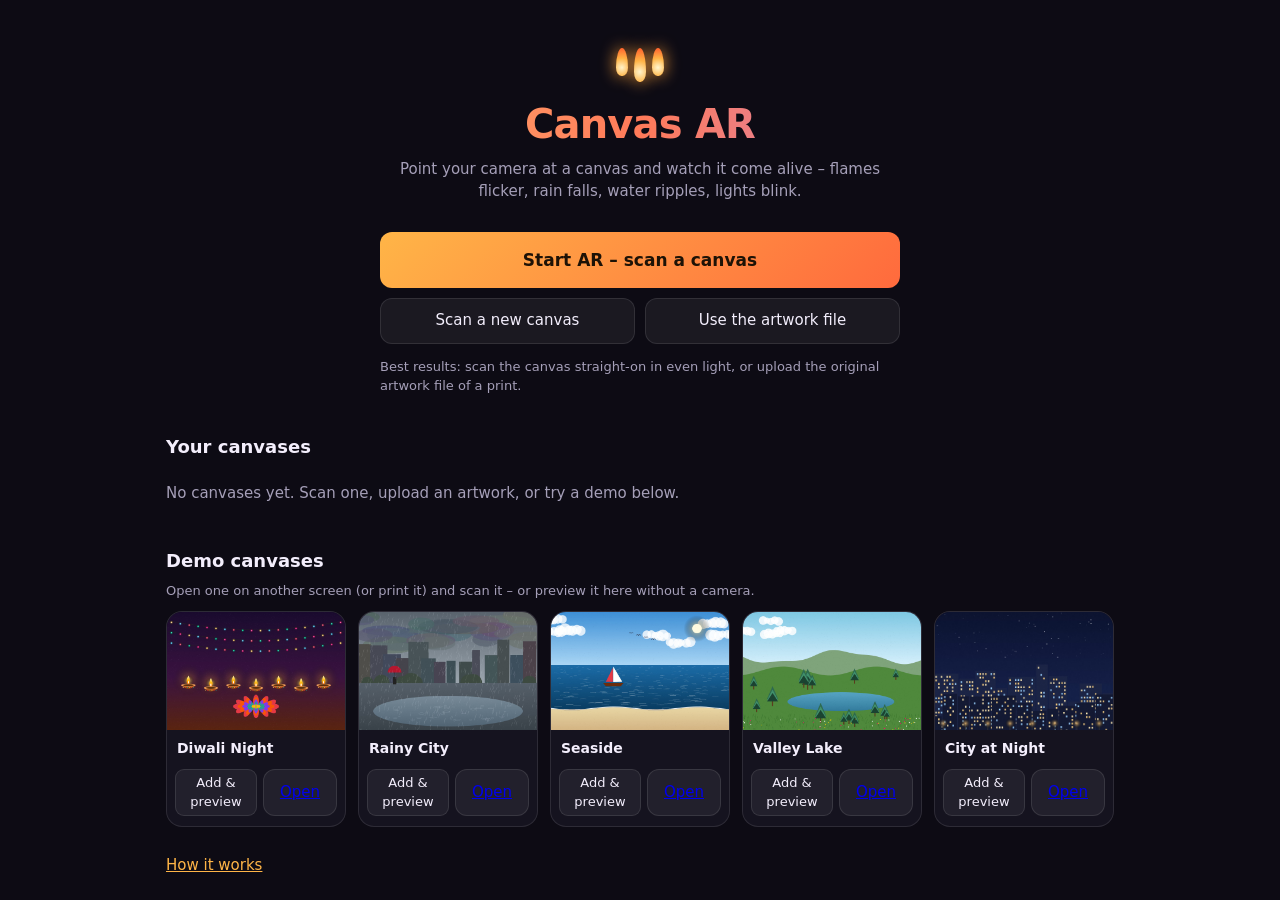
<file: index.html>
<!doctype html>
<html lang="en">
<head>
  <meta charset="utf-8">
  <meta name="viewport" content="width=device-width, initial-scale=1, viewport-fit=cover, user-scalable=no">
  <meta name="theme-color" content="#0d0b14">
  <meta name="apple-mobile-web-app-capable" content="yes">
  <title>Canvas AR – Living Canvases</title>
  <link rel="manifest" href="manifest.webmanifest">
  <link rel="stylesheet" href="css/app.css">
  <script type="importmap">
  { "imports": { "three": "./vendor/three/three.module.js", "three/addons/": "./vendor/three/addons/" } }
  </script>
</head>
<body>
  <!-- HOME -->
  <section id="home" class="screen active">
    <header class="hero">
      <div class="logo" aria-hidden="true"><span></span><span></span><span></span></div>
      <h1>Canvas AR</h1>
      <p>Point your camera at a canvas and watch it come alive – flames flicker, rain falls, water ripples, lights blink.</p>
    </header>
    <div class="actions">
      <button id="btnStart" class="btn primary big">Start AR</button>
      <div class="row">
        <button id="btnScan" class="btn">Scan a new canvas</button>
        <label class="btn" for="fileInput">Use the artwork file</label>
        <input id="fileInput" type="file" accept="image/*" hidden>
      </div>
      <p class="tip">Best results: scan the canvas straight-on in even light, or upload the original artwork file of a print.</p>
    </div>

    <h2>Your canvases <small id="libCount"></small></h2>
    <div id="library" class="cards"><p class="empty">No canvases yet. Scan one, upload an artwork, or try a demo below.</p></div>

    <h2>Demo canvases</h2>
    <p class="sub">Open one on another screen (or print it) and scan it – or preview it here without a camera.</p>
    <div id="demos" class="cards"></div>
    <footer>
      <button id="btnAbout" class="link">How it works</button>
      <span id="secureWarn" class="warn" hidden>Camera needs HTTPS (or localhost). Preview mode still works.</span>
    </footer>
  </section>

  <!-- SCANNER -->
  <section id="scan" class="screen">
    <video id="scanVideo" playsinline muted autoplay></video>
    <div class="guide-wrap"><div id="guide" class="guide"><i></i><i></i><i></i><i></i></div></div>
    <div class="scan-top">
      <button class="icon back" data-back aria-label="Back">&larr;</button>
      <span class="pill">Fit the canvas inside the frame</span>
    </div>
    <div class="scan-bottom">
      <div class="seg" id="aspectSeg">
        <button data-aspect="1.5" class="on">Landscape</button><button data-aspect="1">Square</button><button data-aspect="0.75">Portrait</button>
      </div>
      <button id="btnCapture" class="shutter" aria-label="Capture canvas"></button>
    </div>
  </section>

  <!-- PROCESSING -->
  <section id="process" class="screen">
    <div class="process-card">
      <img id="procThumb" alt="">
      <h3>Bringing your canvas to life</h3>
      <ol id="procSteps">
        <li data-step="vision">Understanding the scene</li>
        <li data-step="ml">Recognising objects</li>
        <li data-step="target">Learning the canvas for tracking <b id="procPct"></b></li>
        <li data-step="compose">Composing simulations</li>
        <li data-step="cloud">Sending to the admin for AI animation</li>
      </ol>
      <div id="procFound" class="found"></div>
      <div class="row" id="procActions" hidden>
        <button id="btnProcAR" class="btn primary">Start AR</button>
        <button id="btnProcPreview" class="btn">Preview</button>
      </div>
    </div>
  </section>

  <!-- STAGE (AR or preview) -->
  <section id="stage" class="screen">
    <div id="arContainer"></div>
    <div class="hud-top">
      <button class="icon back" data-back aria-label="Back">&larr;</button>
      <span id="status" class="pill">Starting…</span>
      <div class="hud-right">
        <button id="btnSound" class="icon" aria-label="Sound">&#9834;</button>
        <button id="btnSettings" class="icon" aria-label="Settings">&#9881;</button>
      </div>
    </div>
    <div id="reticle" class="reticle" hidden><div><i></i><i></i><i></i><i></i></div><p>Point at a registered canvas</p></div>
    <div id="toast" class="toast"></div>
    <div class="hud-bottom">
      <div id="detected" class="detected"></div>
      <div id="intensity" class="intensity" hidden><span id="intLabel"></span><input id="intRange" type="range" min="0.1" max="1" step="0.05"></div>
      <div id="chips" class="chips"></div>
    </div>
    <div id="settings" class="sheet" hidden>
      <h3>Settings</h3>
      <label class="opt"><input type="checkbox" id="optMasked"> Effects only (let the real canvas show through)</label>
      <label class="opt"><input type="checkbox" id="optVision"> Show what the AI sees (regions &amp; lights)</label>
      <label class="opt">Tracking <select id="optStability"><option value="responsive">Responsive</option><option value="balanced" selected>Balanced</option><option value="steady">Steady (less jitter)</option></select></label>
      <label class="opt">Brightness match <input type="range" id="optGain" min="0.6" max="1.4" step="0.02" value="1"></label>
      <button class="btn" data-close>Done</button>
    </div>
    <div id="addSheet" class="sheet" hidden>
      <h3>Add a simulation</h3>
      <p class="sub">Auto-picked ones are already on. Mix in anything else.</p>
      <div id="addList" class="add-list"></div>
      <button class="btn" data-close>Done</button>
    </div>
  </section>

  <div id="about" class="modal" hidden>
    <div class="modal-card">
      <h3>How it works</h3>
      <ol>
        <li><b>Learn</b> – the canvas image is turned into a tracking target in your browser (no upload).</li>
        <li><b>Understand</b> – on-device vision finds sky, water, foliage, snow and light sources (flames, bulbs, windows, sun), and a small neural net names objects.</li>
        <li><b>Compose</b> – every simulation scores itself against what was found; the best fits switch on and are placed exactly on the detected regions.</li>
        <li><b>Anchor</b> – image tracking locks the simulation to the physical canvas, so it keeps position, scale and perspective as you move.</li>
      </ol>
      <p>Tap things to interact; swipe across the canvas to blow wind.</p>
      <button class="btn" data-close>Got it</button>
    </div>
  </div>

  <script type="module" src="js/main.js"></script>
</body>
</html>
</file>
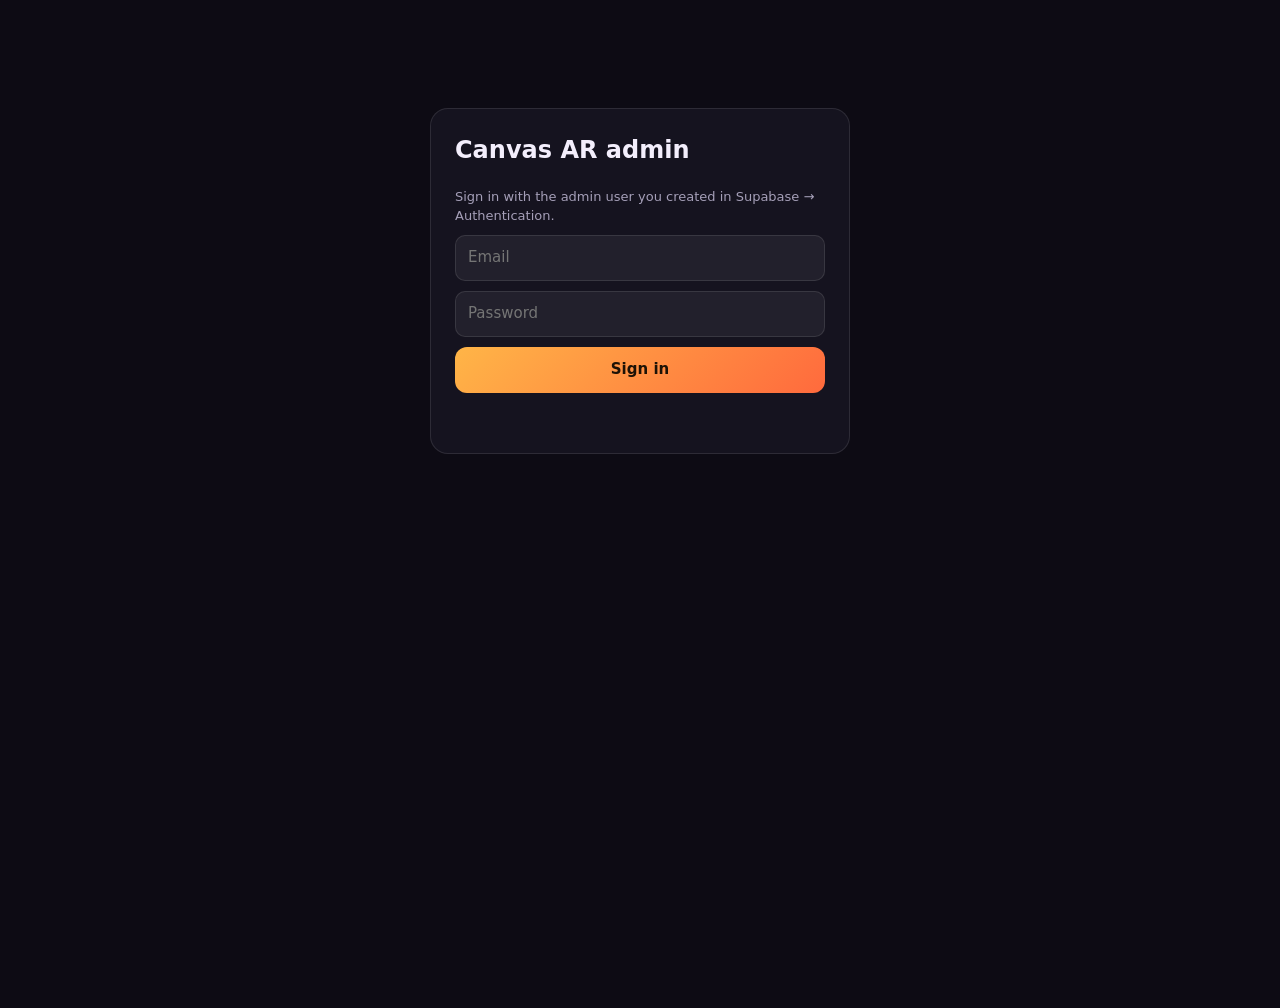
<file: admin.html>
<!doctype html>
<html lang="en">
<head>
  <meta charset="utf-8">
  <meta name="viewport" content="width=device-width, initial-scale=1">
  <meta name="robots" content="noindex">
  <title>Canvas AR – Admin</title>
  <link rel="stylesheet" href="css/app.css">
  <link rel="stylesheet" href="css/admin.css">
  <script type="importmap">
  { "imports": { "three": "./vendor/three/three.module.js", "three/addons/": "./vendor/three/addons/" } }
  </script>
</head>
<body class="admin">
  <section id="setup" class="panel" hidden>
    <h1>Canvas AR admin</h1>
    <p>The backend isn't configured yet. Add your Supabase project URL and anon key to <code>js/config.js</code>, run <code>supabase/setup.sql</code> once, then reload this page.</p>
  </section>

  <section id="login" class="panel" hidden>
    <h1>Canvas AR admin</h1>
    <p class="sub">Sign in with the admin user you created in Supabase → Authentication.</p>
    <form id="loginForm">
      <input id="email" type="email" placeholder="Email" autocomplete="username" required>
      <input id="password" type="password" placeholder="Password" autocomplete="current-password" required>
      <button class="btn primary" type="submit">Sign in</button>
      <p id="loginErr" class="warn"></p>
    </form>
  </section>

  <section id="dash" hidden>
    <header class="bar">
      <h1>Canvas AR · Scans</h1>
      <span id="workerState" class="pill">Idle</span>
      <label class="switch"><input type="checkbox" id="auto" checked> Auto-process</label>
      <span class="spacer"></span>
      <span id="who" class="sub"></span>
      <button id="btnSettings" class="btn">AI video settings</button>
      <button id="btnLogout" class="btn">Sign out</button>
    </header>
    <p id="tabWarn" class="warn" hidden>Keep this tab open and visible – it is the worker that processes scans. Background tabs are throttled by the browser.</p>
    <div class="stats"><span id="stPending">0 waiting</span><span id="stProc">0 processing</span><span id="stDone">0 done</span><span id="stFail">0 failed</span><span id="stUsers">0 devices</span></div>
    <div id="list" class="scan-list"></div>
    <details class="log"><summary>Worker log</summary><pre id="log"></pre></details>
  </section>

  <div id="settingsModal" class="modal" hidden>
    <div class="modal-card wide">
      <h3>Generative AI video (optional, free)</h3>
      <p class="sub">Free, runs on this PC. ComfyUI looks at each scanned canvas with a vision model (Qwen3-VL), writes what should move in <i>that</i> painting, and animates it with Wan 2.2 starting from the canvas itself. Only the parts that really move are shown on the phone; the rest stays the original painting. Start ComfyUI, then click <b>Load “Canvas AR” workflow</b> below and <b>Save</b>.</p>
      <label class="opt"><input type="checkbox" id="cfEnabled"> Use ComfyUI for each scan</label>
      <label class="opt">Server <input id="cfUrl" type="url" placeholder="http://127.0.0.1:8188"></label>
      <label class="opt">Video size (long side, px) <input id="cfLong" type="number" min="384" max="1280" step="32" style="width:90px"></label>
      <label class="opt">Optional standing instruction <input id="cfExtra" type="text" style="flex:1" placeholder="Leave empty – the vision model decides per canvas"></label>
      <textarea id="cfWorkflow" rows="10" placeholder="Paste the API-format workflow JSON here"></textarea>
      <div class="row"><button id="cfLoad" class="btn">Load “Canvas AR” workflow from ComfyUI</button></div>
      <div class="row"><button id="cfTest" class="btn">Test connection</button><button id="cfSave" class="btn primary">Save</button><button class="btn" data-close>Close</button></div>
      <p id="cfMsg" class="sub"></p>
    </div>
  </div>

  <script type="module" src="js/admin/main.js"></script>
</body>
</html>
</file>
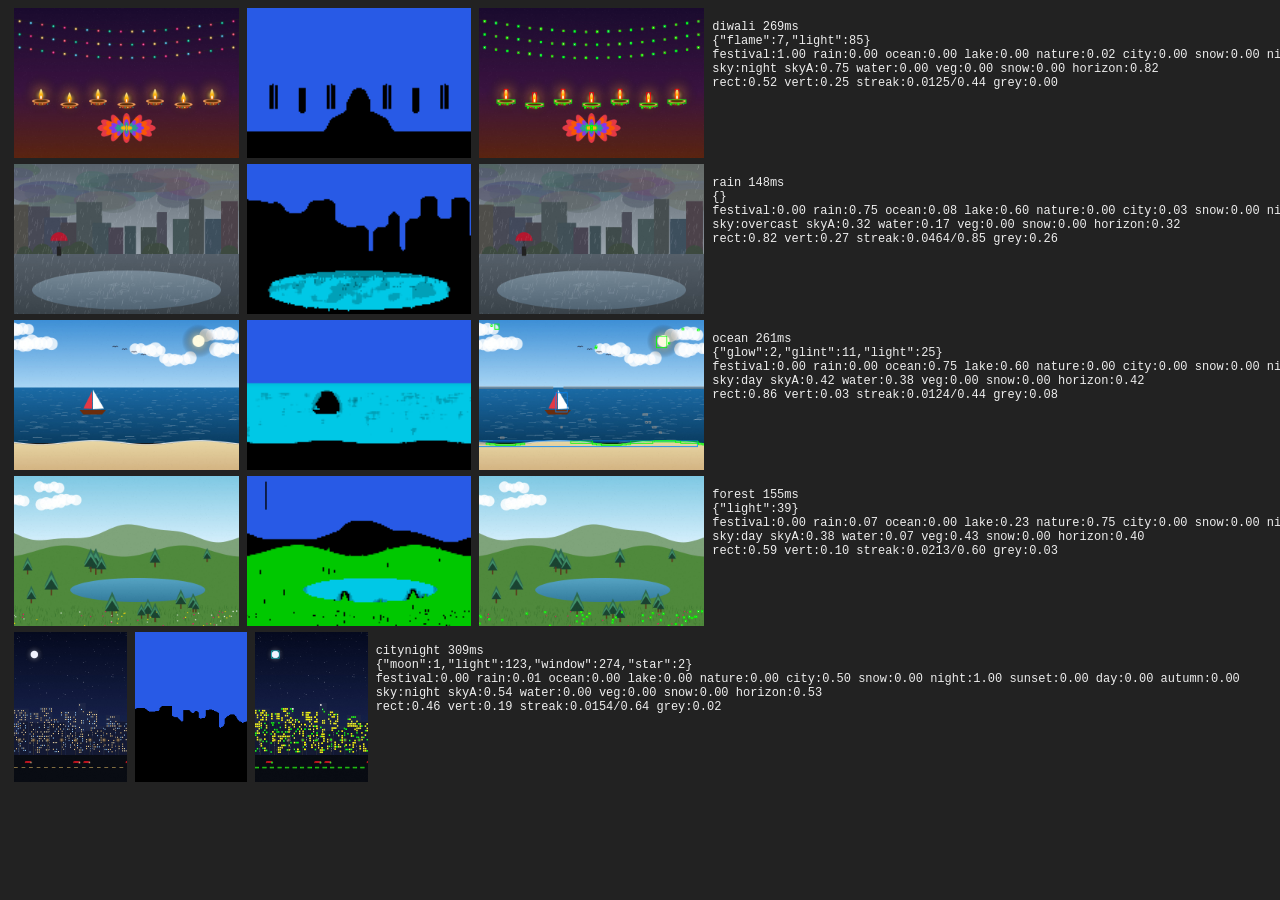
<file: dev/analyzer.html>
<!doctype html><meta charset="utf-8"><body style="background:#222;color:#eee;font:12px monospace">
<script type="module">
import { analyzeImage, maskPreviewCanvas } from '../js/vision/analyzer.js';
import { scoreThemes } from '../js/vision/classifier.js';
const names = ['diwali','rain','ocean','forest','citynight'];
window.results = {};
for (const n of names) {
  const img = new Image(); img.src = '../samples/' + n + '.jpg'; await img.decode();
  const s = analyzeImage(img, { grid: +(new URLSearchParams(location.search).get('grid') || 160), blobRes: +(new URLSearchParams(location.search).get('blob') || 512) }); s.themes = scoreThemes(s, null);
  const kinds = {}; s.blobs.forEach(b => kinds[b.kind] = (kinds[b.kind]||0)+1);
  const row = document.createElement('div'); row.style.cssText='display:flex;gap:8px;margin:6px';
  const a = new Image(); a.src = img.src; a.style.height='150px'; row.append(a);
  const m = maskPreviewCanvas(s); m.style.height='150px'; row.append(m);
  // blob overlay
  const bc = document.createElement('canvas'); bc.width = img.width/4; bc.height = img.height/4; bc.style.height='150px';
  const x = bc.getContext('2d'); x.drawImage(img,0,0,bc.width,bc.height); const col={glint:'#888','window?':'#f80',flame:'#f00',light:'#0f0',star:'#fff',window:'#ff0',sun:'#f0f',moon:'#0ff',glow:'#08f'};
  s.blobs.forEach(b=>{ x.strokeStyle=col[b.kind]; x.strokeRect((b.nx-b.nw/2)*bc.width,(b.ny-b.nh/2)*bc.height,Math.max(2,b.nw*bc.width),Math.max(2,b.nh*bc.height)); });
  row.append(bc);
  const t = document.createElement('pre'); t.textContent = n + ' ' + s.ms + 'ms\n' + JSON.stringify(kinds) + '\n' +
    Object.entries(s.themes).map(([k,v])=>k+':'+v.toFixed(2)).join(' ') + '\n' +
    'sky:'+s.cues.skyType+' skyA:'+s.cues.skyArea.toFixed(2)+' water:'+s.cues.waterArea.toFixed(2)+' veg:'+s.cues.vegArea.toFixed(2)+' snow:'+s.cues.snowArea.toFixed(2)+' horizon:'+s.horizon.toFixed(2)+'\nrect:'+s.cues.rectilinear.toFixed(2)+' vert:'+s.cues.vertical.toFixed(2)+' streak:'+s.cues.streakDensity.toFixed(4)+'/'+s.cues.streakCoherence.toFixed(2)+' grey:'+s.stats.grey.toFixed(2);
  row.append(t); document.body.append(row);
  results[n] = t.textContent;
}
window.done = true;
</script>
</file>
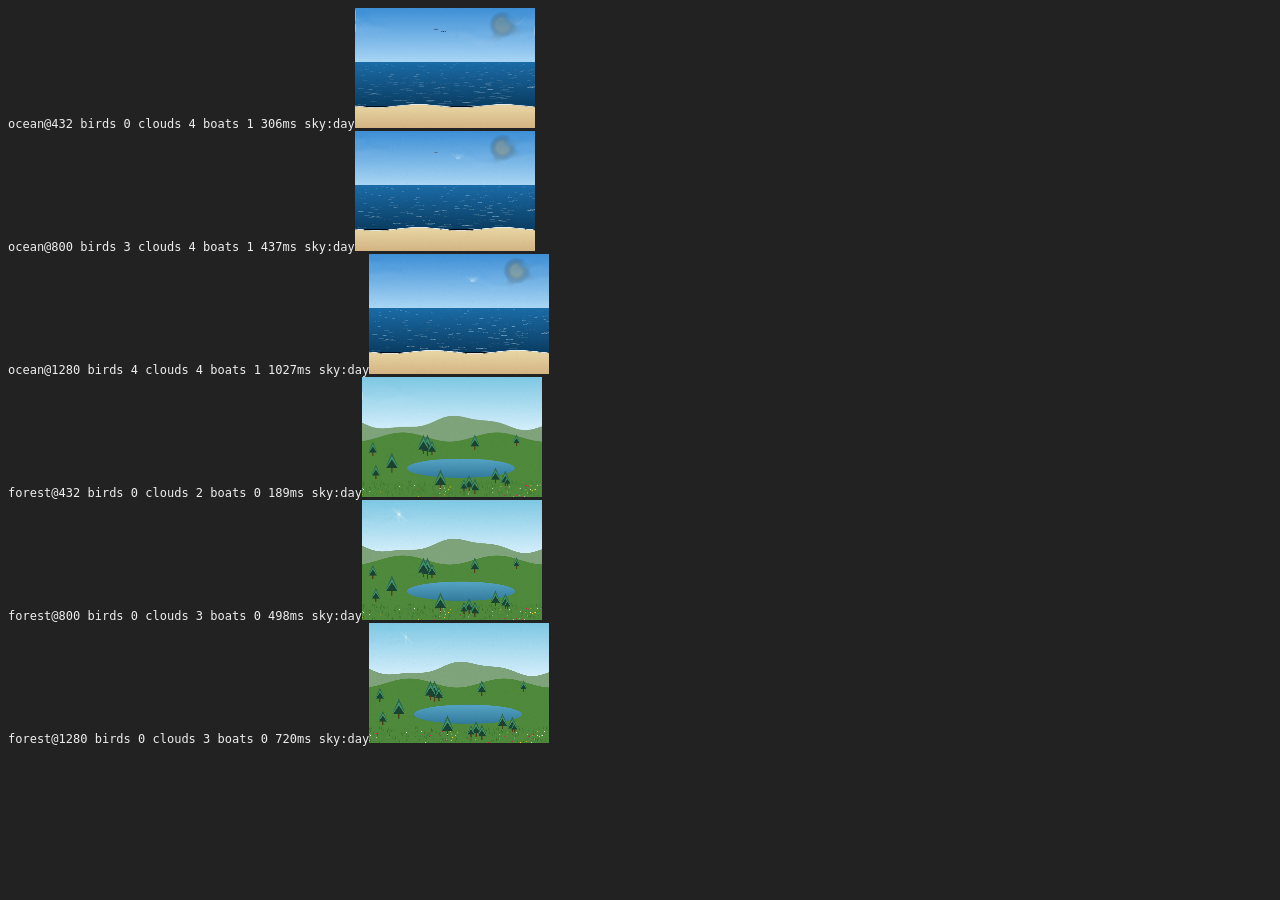
<file: dev/objects.html>
<!doctype html><meta charset="utf-8"><body style="background:#222;color:#eee;font:12px monospace">
<script type="module">
// Debug: object extraction (birds / boats / clouds) on the demo canvases at several scan resolutions
import { analyzeImage } from '../js/vision/analyzer.js';
import { scoreThemes } from '../js/vision/classifier.js';
import { extractObjects } from '../js/vision/objects.js';
const q = new URLSearchParams(location.search);
const names = (q.get('n') || 'ocean,forest,diwali,rain,citynight').split(','), widths = (q.get('w') || '432,800,1280').split(',').map(Number);
window.results = {};
for (const n of names) for (const W of widths) {
  const img = new Image(); img.src = '../samples/' + n + '.jpg'; await img.decode();
  const c = document.createElement('canvas'); c.width = W; c.height = Math.round(W * img.height / img.width); c.getContext('2d').drawImage(img, 0, 0, c.width, c.height);
  const s = analyzeImage(c); s.themes = scoreThemes(s, null);
  const o = extractObjects(c, s);
  results[n + '@' + W + ':b'] = o.birds.map((b) => [b.nx, b.ny, b.nw, b.nh].map((v) => v.toFixed(3)).join(',')).join(' | ');
  results[n + '@' + W] = `birds ${o.birds.length} clouds ${o.clouds.length} boats ${o.floaters.length} ${o.ms}ms sky:${s.cues.skyType}`;
  const row = document.createElement('div'); row.textContent = n + '@' + W + ' ' + results[n + '@' + W];
  const b = o.base; b.style.height = '120px'; row.append(b); document.body.append(row);
}
window.done = true;
</script>
</file>
<file: css/app.css>
:root {
  --bg: #0d0b14; --panel: rgba(24, 21, 34, 0.86); --line: rgba(255, 255, 255, 0.1);
  --text: #f3eefc; --muted: #a59fb8; --accent: #ffb547; --accent2: #ff6a3d; --ok: #5be0a0;
  --radius: 16px; --safe-top: env(safe-area-inset-top, 0px); --safe-bottom: env(safe-area-inset-bottom, 0px);
}
* { box-sizing: border-box; -webkit-tap-highlight-color: transparent; }
html, body { margin: 0; height: 100%; background: var(--bg); color: var(--text); font: 15px/1.45 system-ui, -apple-system, "Segoe UI", Roboto, sans-serif; overscroll-behavior: none; }
button, select, input { font: inherit; color: inherit; }
.screen { display: none; position: fixed; inset: 0; }
.screen.active { display: block; }

/* ---------- home */
#home { overflow-y: auto; padding: calc(24px + var(--safe-top)) 16px calc(32px + var(--safe-bottom)); max-width: 980px; margin: 0 auto; }
.hero { text-align: center; padding: 24px 0 8px; }
.hero h1 { font-size: 40px; margin: 12px 0 6px; letter-spacing: -0.02em; background: linear-gradient(90deg, #ffd27a, #ff7a59 50%, #b48cff); -webkit-background-clip: text; background-clip: text; color: transparent; }
.hero p { color: var(--muted); max-width: 520px; margin: 0 auto; }
.logo { display: inline-flex; gap: 6px; }
.logo span { width: 12px; height: 28px; border-radius: 50% 50% 45% 45% / 70% 70% 30% 30%; background: radial-gradient(circle at 50% 70%, #fff6d0, #ffb547 45%, #ff5a2a); animation: flick 1.2s infinite alternate ease-in-out; filter: drop-shadow(0 0 8px #ffa23a); }
.logo span:nth-child(2) { animation-delay: -0.4s; height: 34px; } .logo span:nth-child(3) { animation-delay: -0.8s; }
@keyframes flick { 0% { transform: scale(1, 1) skewX(0); } 50% { transform: scale(0.92, 1.08) skewX(-4deg); } 100% { transform: scale(1.05, 0.94) skewX(3deg); } }
.actions { display: grid; gap: 10px; max-width: 520px; margin: 22px auto 8px; }
.row { display: flex; gap: 10px; flex-wrap: wrap; } .row > * { flex: 1 1 160px; }
.btn { display: inline-flex; align-items: center; justify-content: center; gap: 8px; min-height: 46px; padding: 10px 16px; border-radius: 12px; border: 1px solid var(--line); background: rgba(255, 255, 255, 0.06); cursor: pointer; text-align: center; transition: transform 0.08s, background 0.2s; }
.btn:active { transform: scale(0.97); } .btn:hover { background: rgba(255, 255, 255, 0.1); }
.btn.primary { background: linear-gradient(135deg, var(--accent), var(--accent2)); border: 0; color: #1d1206; font-weight: 650; }
.btn.big { min-height: 56px; font-size: 17px; }
.tip, .sub { color: var(--muted); font-size: 13px; margin: 4px 0 10px; }
h2 { font-size: 18px; margin: 28px 0 8px; } h2 small { color: var(--muted); font-weight: 400; }
.cards { display: grid; grid-template-columns: repeat(auto-fill, minmax(150px, 1fr)); gap: 12px; }
.card { background: var(--panel); border: 1px solid var(--line); border-radius: var(--radius); overflow: hidden; display: flex; flex-direction: column; }
.card img { width: 100%; aspect-ratio: 3 / 2; object-fit: cover; display: block; background: #222; }
.card .meta { padding: 8px 10px 4px; font-size: 13px; } .card .meta b { display: block; font-size: 14px; }
.card .tags { color: var(--muted); font-size: 12px; }
.card .acts { display: flex; gap: 6px; padding: 6px 8px 10px; } .card .acts button { flex: 1; min-height: 34px; padding: 4px 6px; font-size: 13px; border-radius: 9px; }
.empty { color: var(--muted); grid-column: 1 / -1; }
footer { margin-top: 28px; display: flex; gap: 12px; align-items: center; flex-wrap: wrap; }
.link { background: none; border: 0; color: var(--accent); text-decoration: underline; cursor: pointer; padding: 0; }
.warn { color: #ffb4a0; font-size: 13px; }

/* ---------- scanner */
#scan { background: #000; }
#scanVideo { position: absolute; inset: 0; width: 100%; height: 100%; object-fit: cover; }
.guide-wrap { position: absolute; inset: 0; display: grid; place-items: center; pointer-events: none; }
.guide { position: relative; box-shadow: 0 0 0 9999px rgba(0, 0, 0, 0.45); border-radius: 6px; transition: width 0.25s, height 0.25s; }
.guide i { position: absolute; width: 28px; height: 28px; border: 3px solid var(--accent); }
.guide i:nth-child(1) { left: -3px; top: -3px; border-right: 0; border-bottom: 0; } .guide i:nth-child(2) { right: -3px; top: -3px; border-left: 0; border-bottom: 0; }
.guide i:nth-child(3) { left: -3px; bottom: -3px; border-right: 0; border-top: 0; } .guide i:nth-child(4) { right: -3px; bottom: -3px; border-left: 0; border-top: 0; }
.scan-top, .hud-top { position: absolute; left: 0; right: 0; top: 0; padding: calc(12px + var(--safe-top)) 12px 12px; display: flex; align-items: center; gap: 10px; z-index: 5; }
.scan-bottom { position: absolute; left: 0; right: 0; bottom: 0; padding: 16px 16px calc(24px + var(--safe-bottom)); display: grid; justify-items: center; gap: 16px; }
.pill { background: var(--panel); border: 1px solid var(--line); padding: 7px 14px; border-radius: 999px; font-size: 13px; backdrop-filter: blur(10px); -webkit-backdrop-filter: blur(10px); white-space: nowrap; overflow: hidden; text-overflow: ellipsis; max-width: 60vw; }
.pill.ok { border-color: rgba(91, 224, 160, 0.5); } .pill.ok::before { content: ""; display: inline-block; width: 8px; height: 8px; border-radius: 50%; background: var(--ok); margin-right: 7px; box-shadow: 0 0 8px var(--ok); }
.icon { width: 42px; height: 42px; flex: none; border-radius: 50%; border: 1px solid var(--line); background: var(--panel); display: grid; place-items: center; font-size: 18px; cursor: pointer; backdrop-filter: blur(10px); -webkit-backdrop-filter: blur(10px); }
.icon.on { background: var(--accent); color: #1d1206; }
.seg { display: inline-flex; background: var(--panel); border: 1px solid var(--line); border-radius: 999px; padding: 3px; }
.seg button { border: 0; background: none; padding: 7px 12px; border-radius: 999px; font-size: 13px; cursor: pointer; } .seg button.on { background: rgba(255, 255, 255, 0.16); }
.shutter { width: 74px; height: 74px; border-radius: 50%; border: 4px solid #fff; background: radial-gradient(circle, #fff 55%, transparent 57%); cursor: pointer; }
.shutter:active { transform: scale(0.94); }

/* ---------- processing */
#process { display: none; place-items: center; padding: 16px; overflow-y: auto; background: radial-gradient(circle at 50% 30%, #241b33, var(--bg)); }
#process.active { display: grid; }
.process-card { width: min(440px, 100%); background: var(--panel); border: 1px solid var(--line); border-radius: 20px; padding: 18px; }
.process-card img { width: 100%; max-height: min(220px, 28vh); object-fit: contain; border-radius: 10px; background: #000; }
.process-card h3 { margin: 14px 0 8px; }
#procSteps { list-style: none; padding: 0; margin: 0 0 12px; display: grid; gap: 8px; }
#procSteps li { color: var(--muted); padding-left: 26px; position: relative; }
#procSteps li::before { content: ""; position: absolute; left: 0; top: 3px; width: 14px; height: 14px; border-radius: 50%; border: 2px solid var(--line); }
#procSteps li.run { color: var(--text); } #procSteps li.run::before { border-color: var(--accent); border-top-color: transparent; animation: spin 0.8s linear infinite; }
#procSteps li.done { color: var(--text); } #procSteps li.done::before { background: var(--ok); border-color: var(--ok); }
#procSteps li.skip { opacity: 0.6; } #procSteps li.skip::before { border-style: dashed; }
@keyframes spin { to { transform: rotate(360deg); } }
.found { display: flex; flex-wrap: wrap; gap: 6px; margin-bottom: 12px; }
.tag { font-size: 12px; padding: 4px 9px; border-radius: 999px; background: rgba(255, 181, 71, 0.15); border: 1px solid rgba(255, 181, 71, 0.35); }
.tag.dim { background: rgba(255, 255, 255, 0.06); border-color: var(--line); color: var(--muted); }

/* ---------- stage */
#stage { background: #000; overflow: hidden; touch-action: none; }
#arContainer { position: absolute; inset: 0; overflow: hidden; }
#arContainer video { object-fit: cover; }
.hud-top { pointer-events: none; } .hud-top > * { pointer-events: auto; }
.hud-right { margin-left: auto; display: flex; gap: 8px; }
.hud-bottom { position: absolute; left: 0; right: 0; bottom: 0; padding: 10px 0 calc(14px + var(--safe-bottom)); z-index: 5; pointer-events: none; display: grid; gap: 8px; }
.hud-bottom > * { pointer-events: auto; }
.detected { padding: 0 16px; display: flex; gap: 6px; flex-wrap: wrap; font-size: 12px; text-shadow: 0 1px 3px #000; }
.chips { display: flex; gap: 8px; overflow-x: auto; padding: 2px 16px; scrollbar-width: none; } .chips::-webkit-scrollbar { display: none; }
.chip { flex: none; border: 1px solid var(--line); background: var(--panel); border-radius: 999px; padding: 8px 13px; font-size: 13px; cursor: pointer; backdrop-filter: blur(10px); -webkit-backdrop-filter: blur(10px); white-space: nowrap; }
.chip.on { background: rgba(255, 181, 71, 0.9); color: #1d1206; border-color: transparent; font-weight: 600; }
.chip.add { border-style: dashed; }
.intensity { margin: 0 16px; background: var(--panel); border: 1px solid var(--line); border-radius: 12px; padding: 8px 12px; display: flex; align-items: center; gap: 10px; font-size: 13px; }
.intensity[hidden] { display: none; }
.intensity input { flex: 1; accent-color: var(--accent); }
.toast { position: absolute; left: 50%; top: calc(70px + var(--safe-top)); transform: translateX(-50%); background: var(--panel); border: 1px solid var(--line); border-radius: 12px; padding: 8px 14px; font-size: 13px; opacity: 0; transition: opacity 0.4s; pointer-events: none; z-index: 6; max-width: calc(100% - 32px); text-align: center; }
.toast.show { opacity: 1; }
.reticle { position: absolute; inset: 0; display: grid; place-content: center; justify-items: center; pointer-events: none; z-index: 2; }
.reticle[hidden] { display: none; }
.reticle div { width: min(70vw, 420px); aspect-ratio: 3 / 2; position: relative; animation: pulse 2s infinite ease-in-out; }
.reticle i { position: absolute; width: 30px; height: 30px; border: 3px solid rgba(255, 255, 255, 0.85); }
.reticle i:nth-child(1) { left: 0; top: 0; border-right: 0; border-bottom: 0; } .reticle i:nth-child(2) { right: 0; top: 0; border-left: 0; border-bottom: 0; }
.reticle i:nth-child(3) { left: 0; bottom: 0; border-right: 0; border-top: 0; } .reticle i:nth-child(4) { right: 0; bottom: 0; border-left: 0; border-top: 0; }
.reticle p { margin-top: 14px; background: var(--panel); padding: 6px 12px; border-radius: 999px; font-size: 13px; }
@keyframes pulse { 50% { transform: scale(0.96); opacity: 0.7; } }

.sheet { position: absolute; left: 0; right: 0; bottom: 0; z-index: 10; background: var(--panel); backdrop-filter: blur(16px); -webkit-backdrop-filter: blur(16px); border-top: 1px solid var(--line); border-radius: 20px 20px 0 0; padding: 18px 16px calc(18px + var(--safe-bottom)); max-height: 75vh; overflow-y: auto; }
.sheet[hidden] { display: none; }
.sheet h3 { margin: 0 0 8px; }
.opt { display: flex; align-items: center; gap: 10px; padding: 10px 0; border-bottom: 1px solid var(--line); font-size: 14px; }
.opt select, .opt input[type=range] { margin-left: auto; background: rgba(255, 255, 255, 0.08); border: 1px solid var(--line); border-radius: 8px; padding: 6px; }
.opt input[type=range] { accent-color: var(--accent); }
.sheet .btn { width: 100%; margin-top: 12px; }
.add-list { display: grid; grid-template-columns: repeat(auto-fill, minmax(150px, 1fr)); gap: 8px; }
.add-item { text-align: left; border: 1px solid var(--line); background: rgba(255, 255, 255, 0.05); border-radius: 12px; padding: 10px; cursor: pointer; }
.add-item small { display: block; color: var(--muted); font-size: 11px; } .add-item.on { border-color: var(--accent); background: rgba(255, 181, 71, 0.12); }
.modal { position: fixed; inset: 0; background: rgba(0, 0, 0, 0.6); display: grid; place-items: center; padding: 16px; z-index: 20; }
.modal[hidden] { display: none; }
.modal-card { background: #1b1726; border: 1px solid var(--line); border-radius: 18px; padding: 20px; max-width: 480px; }
.modal-card li { margin-bottom: 8px; color: var(--muted); } .modal-card li b { color: var(--text); }
.chip.ai { border-color: rgba(143, 208, 255, 0.5); }
.chip.ai.on { background: rgba(143, 208, 255, 0.92); color: #06213a; }
</file>
<file: css/admin.css>
body.admin { overflow: auto; }
.admin .panel { max-width: 420px; margin: 12vh auto; padding: 24px; background: var(--panel); border: 1px solid var(--line); border-radius: 18px; }
.admin .panel h1 { margin-top: 0; font-size: 24px; }
.admin form { display: grid; gap: 10px; }
.admin input[type=email], .admin input[type=password], .admin input[type=url], .admin textarea { width: 100%; padding: 11px 12px; border-radius: 10px; border: 1px solid var(--line); background: rgba(255, 255, 255, 0.06); }
.admin textarea { font: 12px/1.4 ui-monospace, Menlo, monospace; margin-top: 8px; }
#dash { padding: 16px; max-width: 1200px; margin: 0 auto; }
.bar { display: flex; align-items: center; gap: 12px; flex-wrap: wrap; padding: 8px 0 14px; border-bottom: 1px solid var(--line); }
.bar h1 { font-size: 20px; margin: 0; }
.bar .spacer { flex: 1; }
.switch { display: inline-flex; align-items: center; gap: 6px; font-size: 14px; }
.switch input { accent-color: var(--accent); width: 18px; height: 18px; }
.pill.busy::before { content: ""; display: inline-block; width: 8px; height: 8px; border-radius: 50%; background: var(--accent); margin-right: 7px; animation: blink 1s infinite; }
@keyframes blink { 50% { opacity: 0.2; } }
.stats { display: flex; gap: 16px; flex-wrap: wrap; color: var(--muted); font-size: 13px; margin: 12px 0; }
.scan-list { display: grid; grid-template-columns: repeat(auto-fill, minmax(280px, 1fr)); gap: 14px; }
.scan { background: var(--panel); border: 1px solid var(--line); border-radius: 16px; overflow: hidden; display: flex; flex-direction: column; }
.scan .media { display: grid; grid-template-columns: 1fr 1fr; gap: 2px; background: #000; }
.scan .media img, .scan .media video { width: 100%; aspect-ratio: 3 / 2; object-fit: cover; display: block; background: #111; }
.scan .media .ph { display: grid; place-items: center; color: var(--muted); font-size: 12px; aspect-ratio: 3 / 2; }
.scan .body { padding: 10px 12px; font-size: 13px; display: grid; gap: 4px; }
.scan .body b { font-size: 14px; }
.scan .meta { color: var(--muted); font-size: 12px; }
.scan .acts { display: flex; gap: 6px; padding: 0 12px 12px; }
.scan .acts button { min-height: 34px; font-size: 13px; padding: 4px 10px; }
.badge { display: inline-block; font-size: 11px; padding: 2px 8px; border-radius: 999px; border: 1px solid var(--line); text-transform: uppercase; letter-spacing: 0.04em; }
.badge.pending { color: #ffd27a; border-color: #ffd27a66; } .badge.processing { color: #8fd0ff; border-color: #8fd0ff66; }
.badge.done { color: var(--ok); border-color: #5be0a066; } .badge.failed { color: #ff8a7a; border-color: #ff8a7a66; }
.log pre { max-height: 240px; overflow: auto; font-size: 12px; background: rgba(0, 0, 0, 0.3); padding: 10px; border-radius: 10px; white-space: pre-wrap; }
.modal-card.wide { max-width: 680px; width: 100%; }
code { background: rgba(255, 255, 255, 0.08); padding: 1px 5px; border-radius: 5px; font-size: 12px; }
</file>
